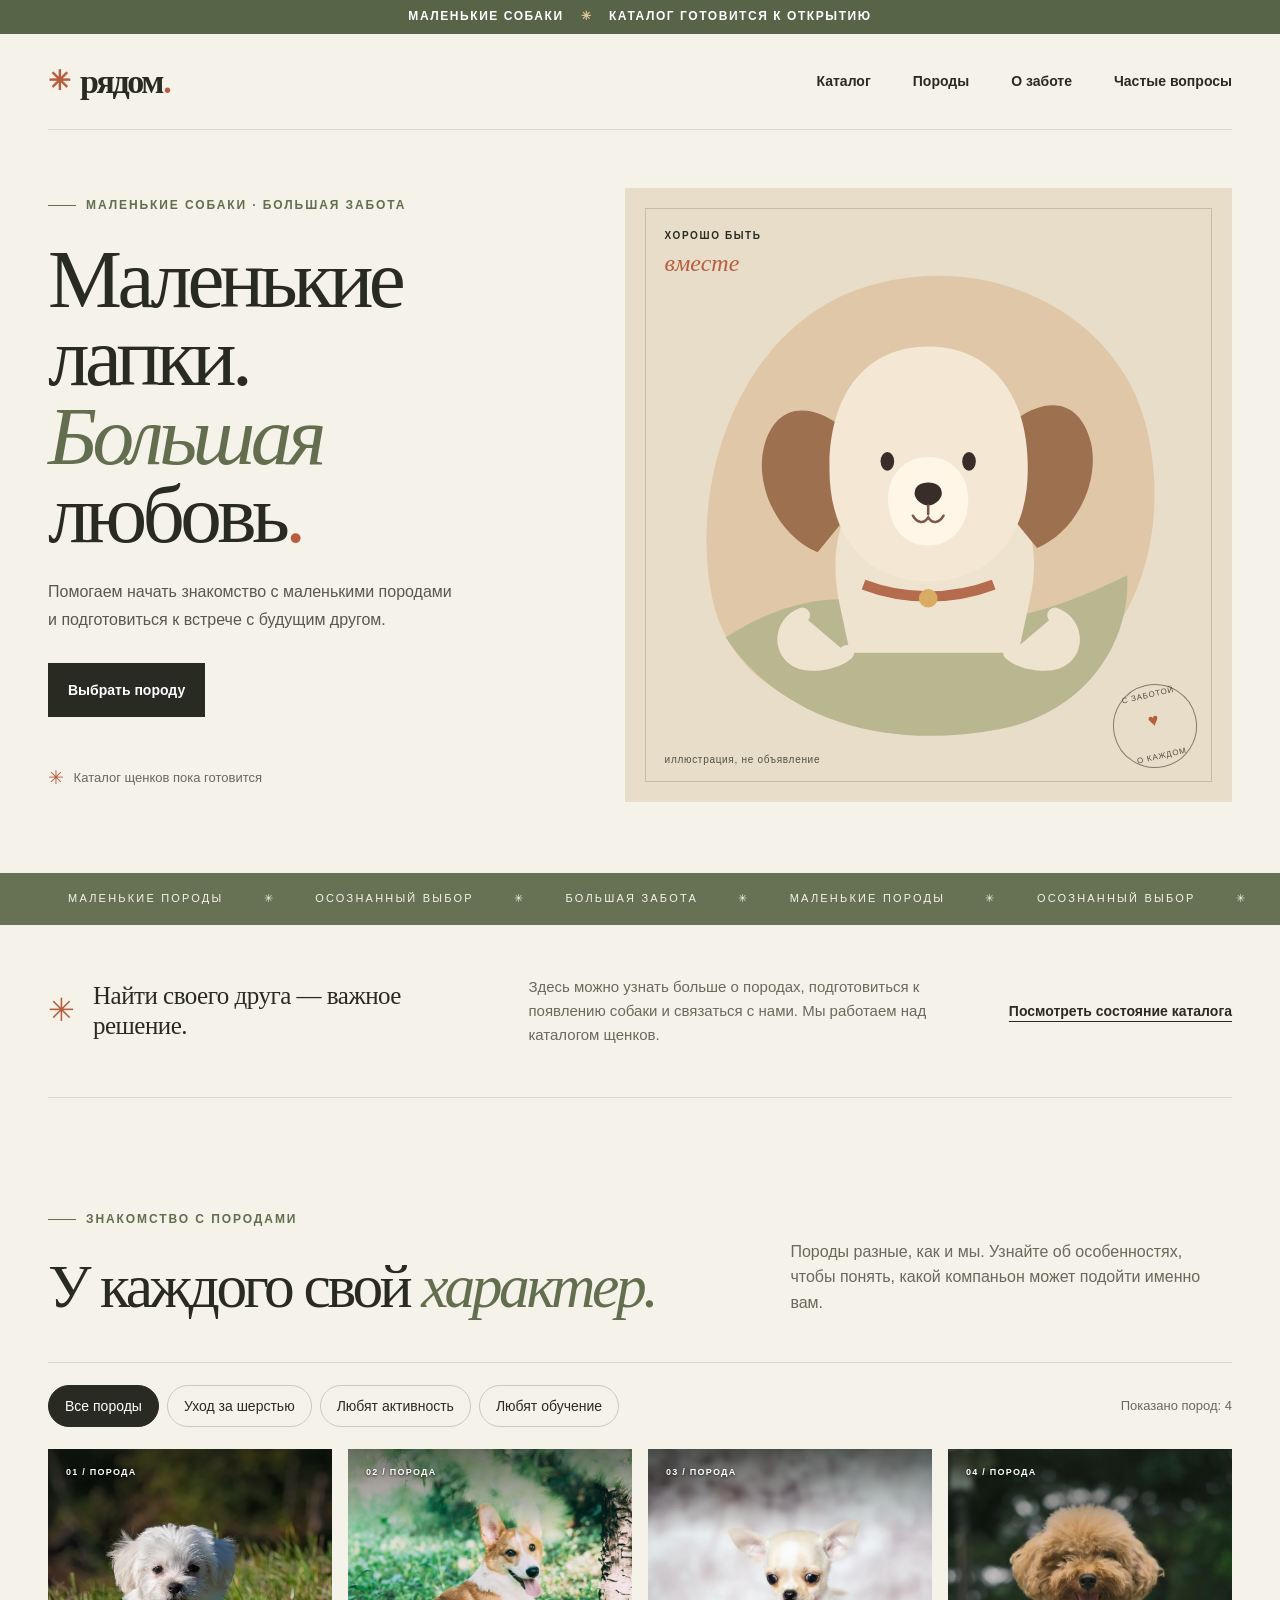
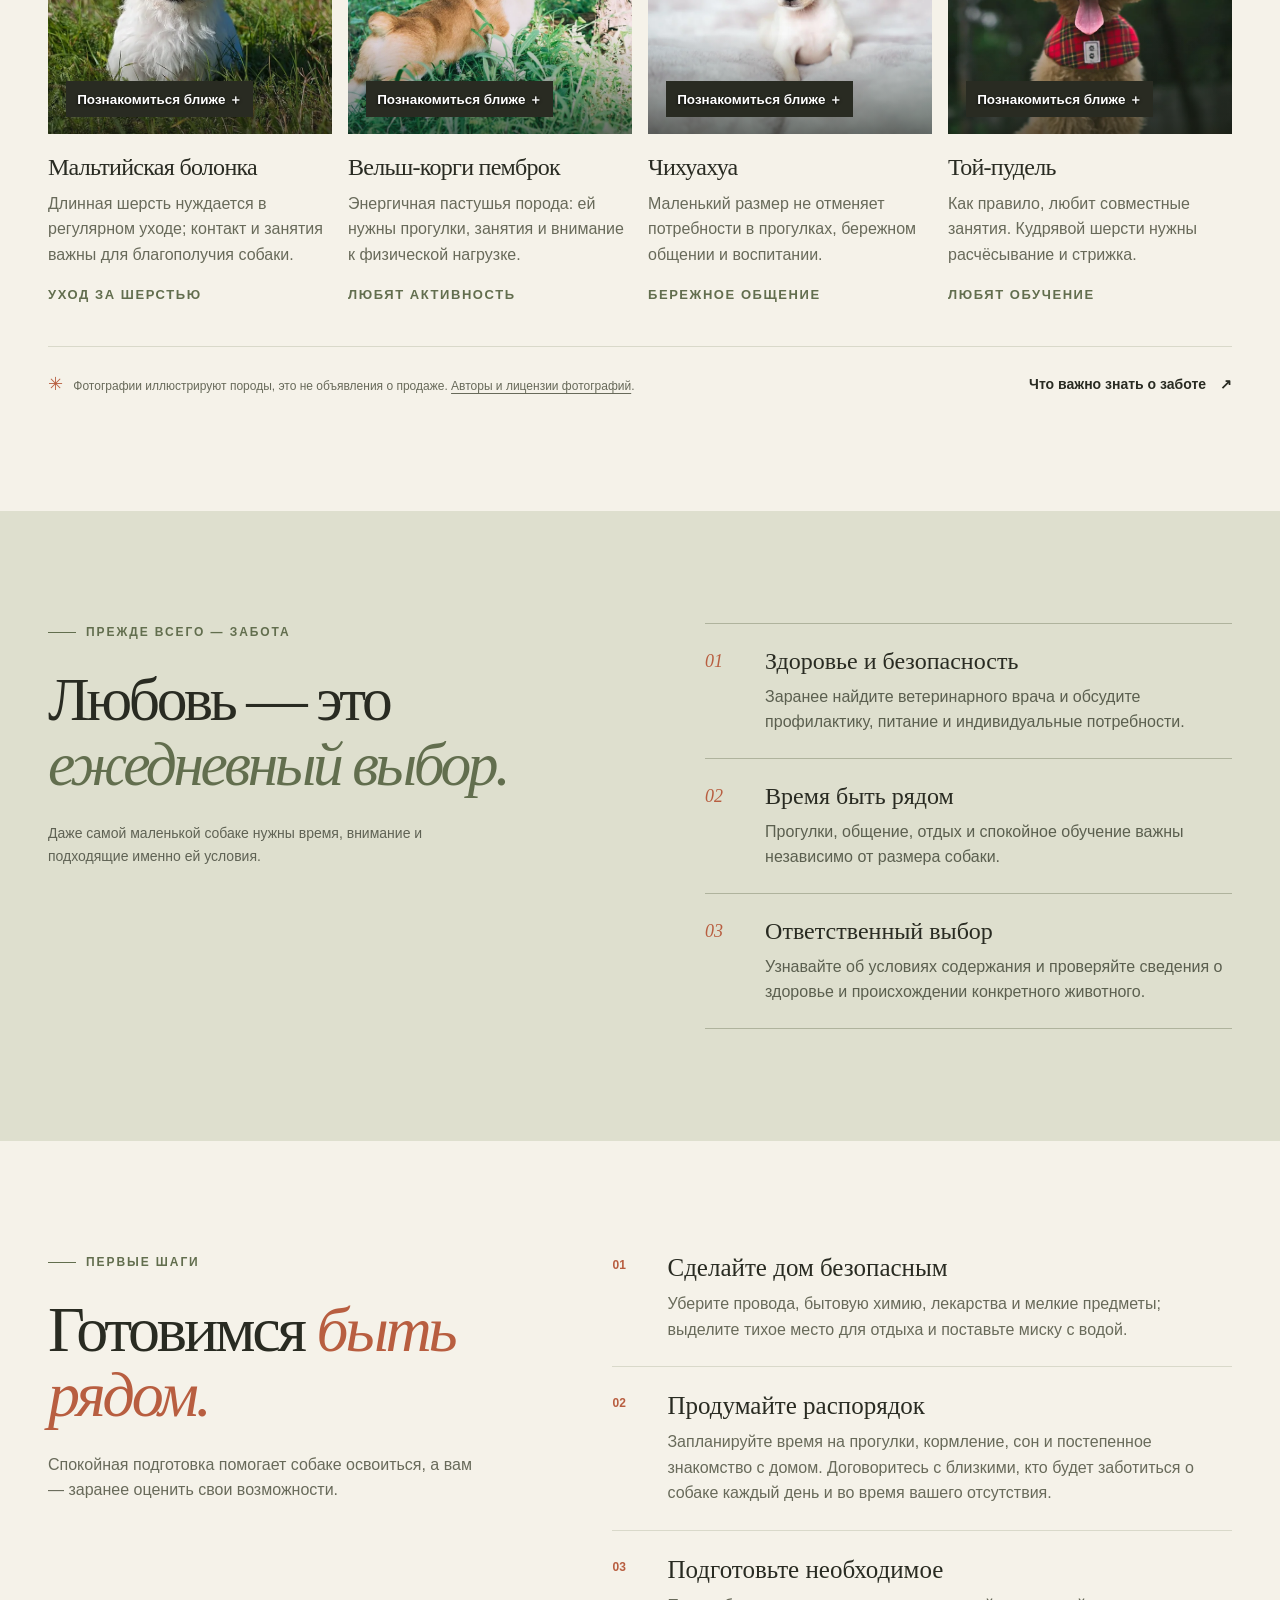
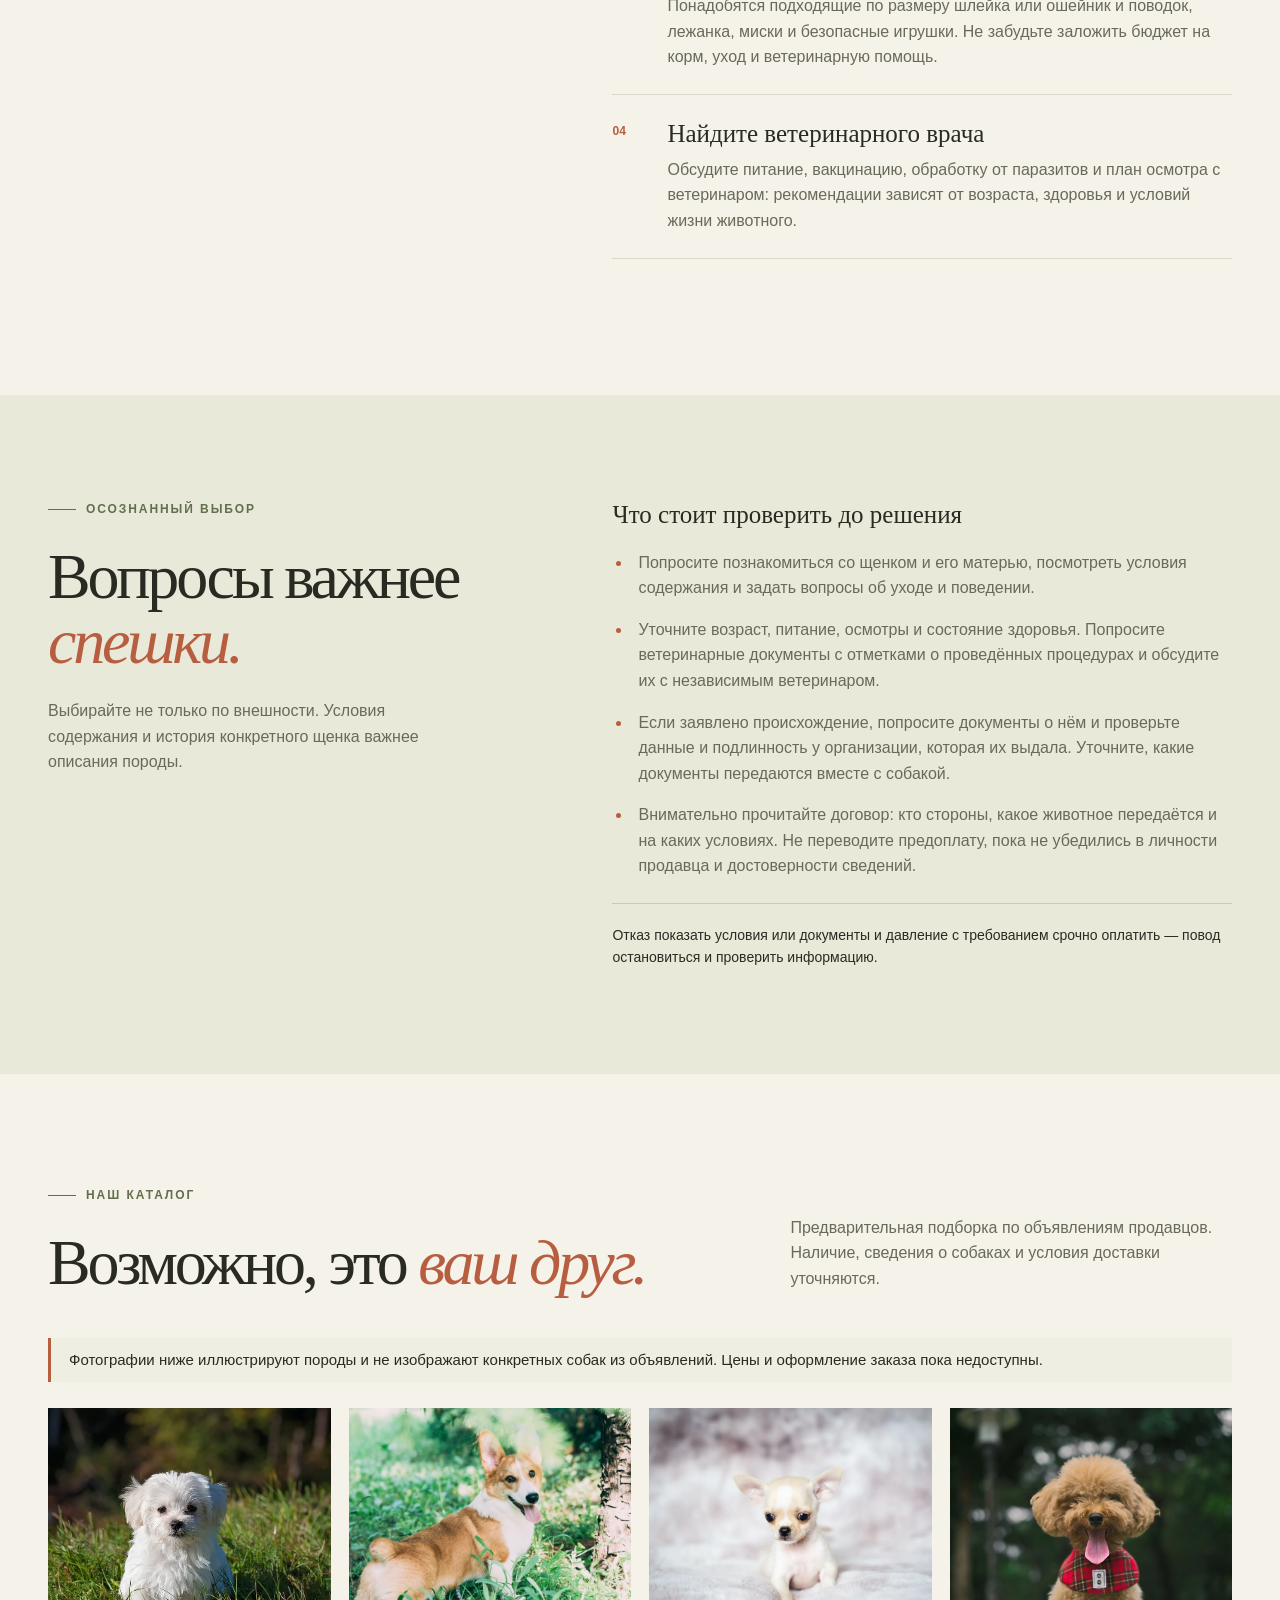
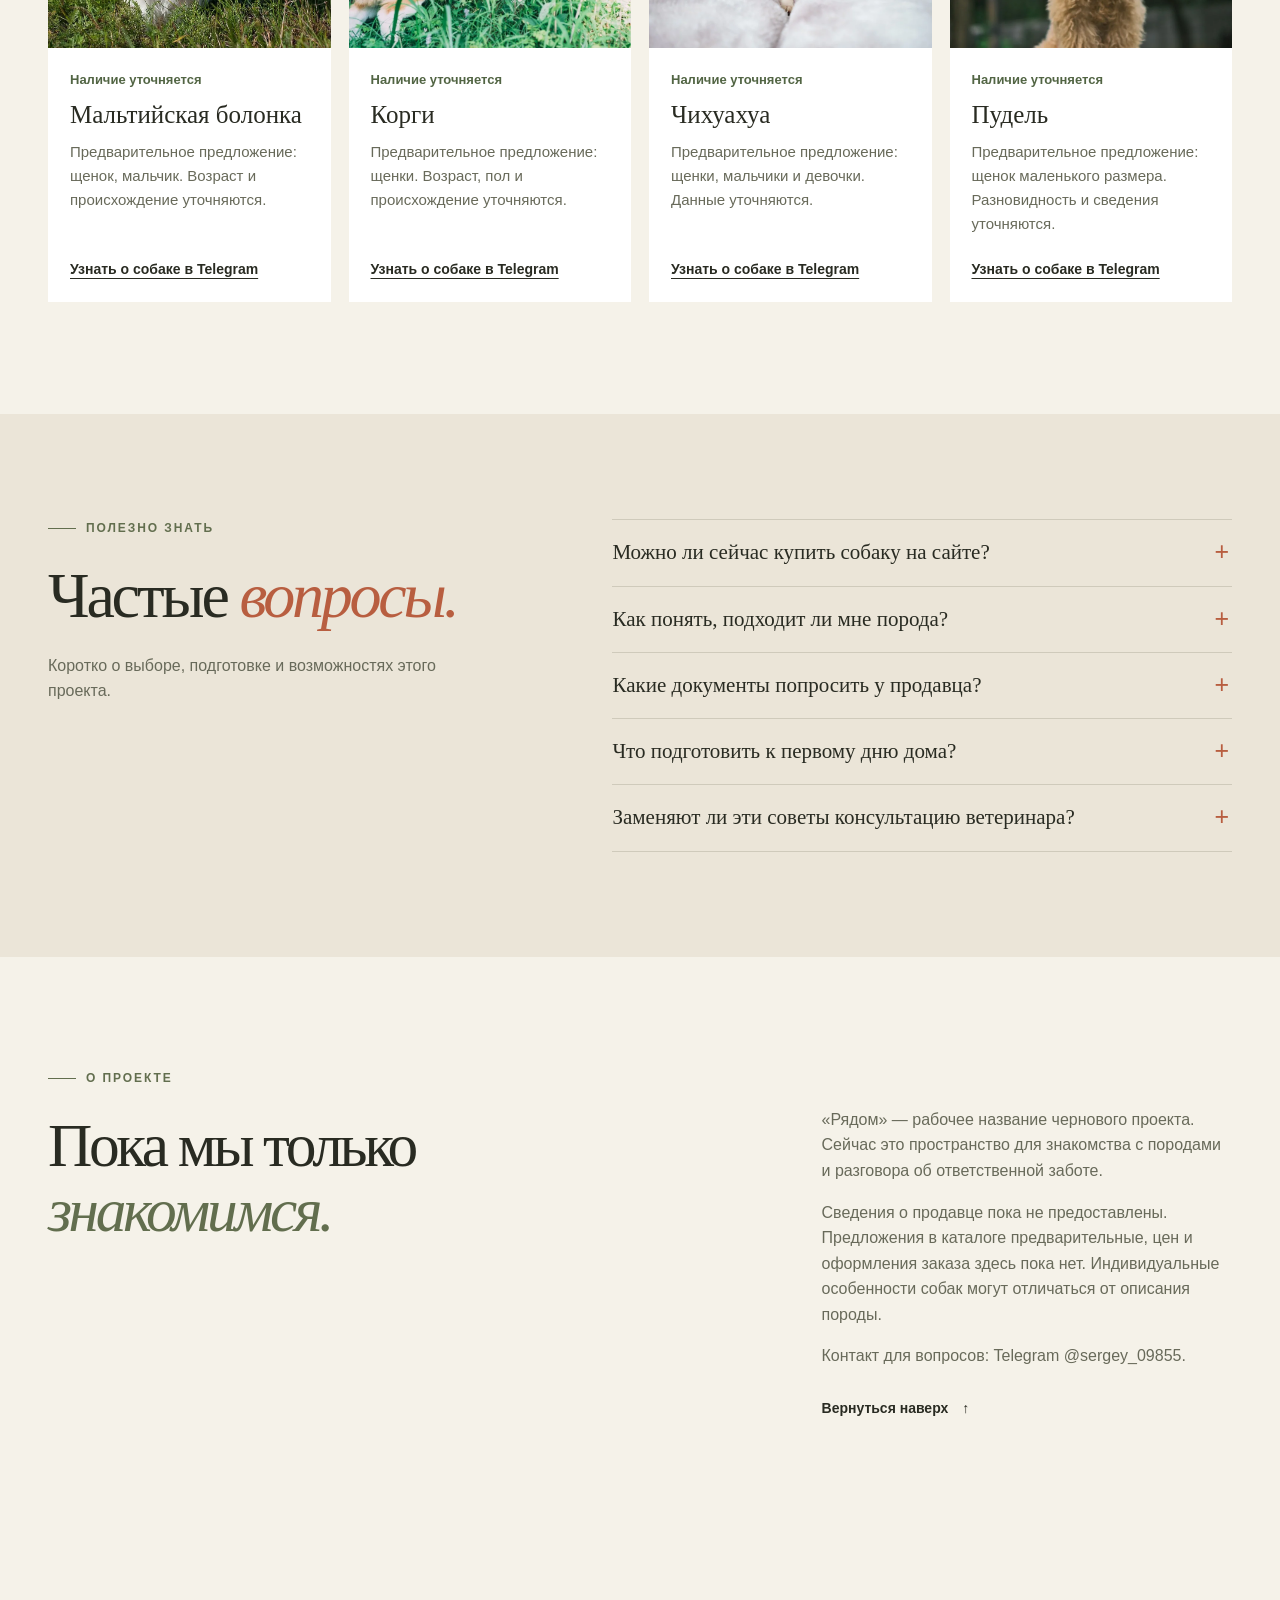
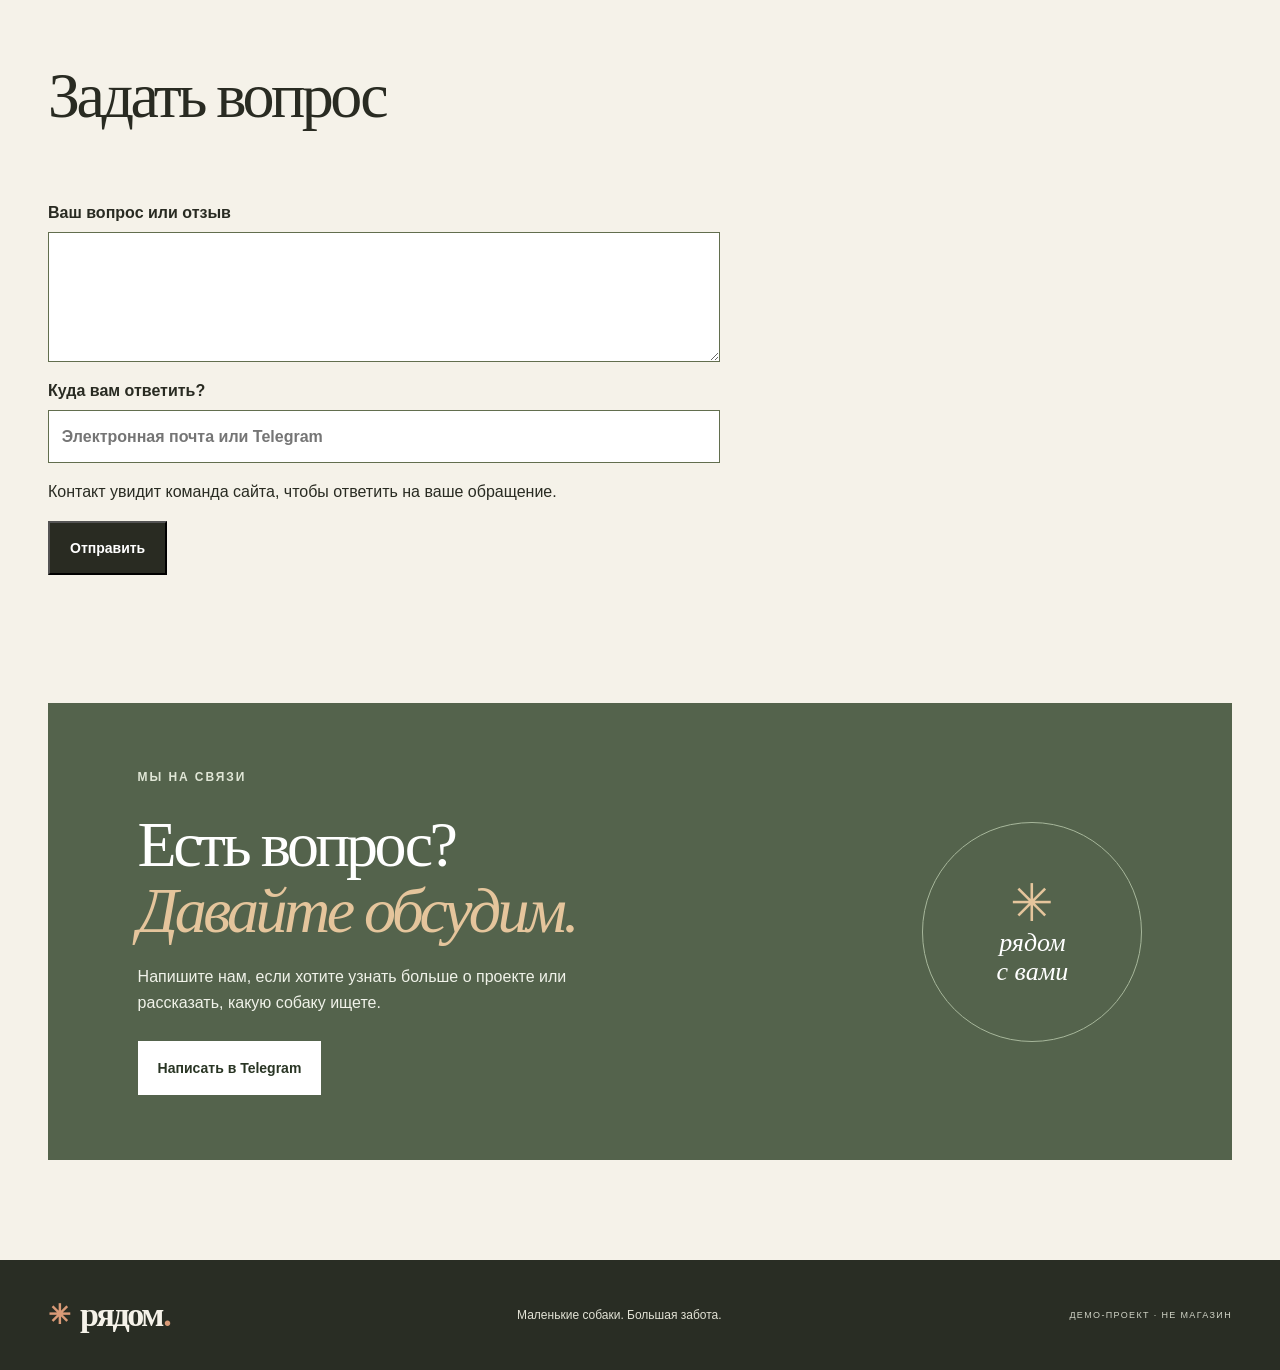
<file: index.html>
<!doctype html>
<html lang="ru">
<head>
  <meta charset="utf-8">
  <meta name="viewport" content="width=device-width, initial-scale=1">
  <meta name="description" content="Маленькие породы собак: знакомство с породами и основы заботы.">
  <title>Рядом — маленькие собаки, большая забота</title>
  <link rel="stylesheet" href="styles.css">
  <script src="app.js" defer></script>
</head>
<body>
  <a class="skip-link" href="#main">Перейти к содержанию</a>
  <div class="demo-bar">МАЛЕНЬКИЕ СОБАКИ <span aria-hidden="true">✳</span> КАТАЛОГ ГОТОВИТСЯ К ОТКРЫТИЮ</div>
  <header class="site-header wrap">
    <a class="brand" href="#top" aria-label="Рядом — на главную"><span class="brand-mark" aria-hidden="true">✳</span> рядом<span class="brand-dot">.</span></a>
    <button class="menu-toggle" type="button" aria-expanded="false" aria-controls="navigation">Меню <span aria-hidden="true">☰</span></button>
    <nav class="nav" id="navigation" aria-label="Основная навигация">
      <a href="#listings">Каталог</a><a href="#breeds">Породы</a><a href="#care">О заботе</a><a href="#faq">Частые вопросы</a>

    </nav>
  </header>
  <main id="main">
    <section class="intro wrap" id="top" aria-labelledby="intro-title">
      <div class="intro-copy">
        <p class="eyebrow"><span class="line"></span> МАЛЕНЬКИЕ СОБАКИ · БОЛЬШАЯ ЗАБОТА</p>
        <h1 id="intro-title">Маленькие<br>лапки.<br><em>Большая</em><br>любовь<span class="accent">.</span></h1>
        <p class="intro-text">Помогаем начать знакомство с маленькими породами и подготовиться к встрече с будущим другом.</p>
        <div class="intro-actions"><a class="button button-dark" href="#breeds">Выбрать породу</a></div>
        <p class="intro-note"><span aria-hidden="true">✳</span> Каталог щенков пока готовится</p>
      </div>
      <div class="intro-art" aria-hidden="true">
        <div class="art-label">ХОРОШО БЫТЬ <em>вместе</em></div>
        <svg viewBox="0 0 600 650" role="presentation" xmlns="http://www.w3.org/2000/svg">
          <path d="M46 446C18 309 79 129 223 82c145-47 297 28 332 158 39 148-26 307-177 340C221 615 73 576 46 446Z" fill="#dfc7a7"/>
          <path d="M62 493c88-56 150-50 215-33 80 22 143 16 257-40 4 84-53 163-151 181-137 26-258-14-321-108Z" fill="#b8b790"/>
          <path d="M195 450c-15-78 13-132 56-152l118 3c46 26 66 85 50 150l-13 60H208Z" fill="#eee3cf"/>
          <path d="M207 252c-48-41-88-31-100 17-11 43 14 103 63 124l53-65ZM390 247c49-43 89-32 101 16 11 43-14 104-63 125l-53-65Z" fill="#9d704f"/>
          <path d="M184 290c1-86 45-139 116-139s116 53 117 139c2 81-41 137-117 137S182 371 184 290Z" fill="#f4e8d5"/>
          <path d="M253 332c-1-30 20-51 47-51s48 21 47 51c-1 35-22 53-47 53s-46-18-47-53Z" fill="#fff6e8"/>
          <ellipse cx="252" cy="286" rx="8" ry="11" fill="#382d28"/><ellipse cx="348" cy="286" rx="8" ry="11" fill="#382d28"/>
          <path d="M284 324c0-9 7-13 16-13s16 4 16 13c0 7-9 14-16 14s-16-7-16-14Z" fill="#382d28"/>
          <path d="M300 338v10m-18 2c5 9 13 10 18 2 5 8 13 7 18-2" fill="none" stroke="#79574a" stroke-width="3" stroke-linecap="round"/>
          <path d="M224 431c47 18 103 19 153 0" fill="none" stroke="#b46b4e" stroke-width="12"/><circle cx="300" cy="447" r="11" fill="#d9ac64"/>
          <path d="M152 467c-22 9-27 35-11 49 14 13 49 7 63-5m245-44c22 9 27 35 11 49-14 13-49 7-63-5" fill="#eee3cf" stroke="#eee3cf" stroke-width="18" stroke-linecap="round"/>
        </svg>
        <span class="art-caption">иллюстрация, не объявление</span>
        <span class="art-stamp">С ЗАБОТОЙ<br><strong>♥</strong><br>О КАЖДОМ</span>
      </div>
    </section>
    <div class="ticker" aria-hidden="true"><span>МАЛЕНЬКИЕ ПОРОДЫ</span> ✳ <span>ОСОЗНАННЫЙ ВЫБОР</span> ✳ <span>БОЛЬШАЯ ЗАБОТА</span> ✳ <span>МАЛЕНЬКИЕ ПОРОДЫ</span> ✳ <span>ОСОЗНАННЫЙ ВЫБОР</span> ✳</div>
    <section class="welcome wrap" aria-label="О проекте">
      <div><span class="welcome-icon" aria-hidden="true">✳</span><h2>Найти своего друга — важное решение.</h2></div>
      <p>Здесь можно узнать больше о породах, подготовиться к появлению собаки и связаться с нами. Мы работаем над каталогом щенков.</p>
      <a href="#listings" class="welcome-link">Посмотреть состояние каталога</a>
    </section>
    <section class="catalog wrap section" id="breeds" aria-labelledby="breeds-title">
      <div class="section-top"><div><p class="eyebrow"><span class="line"></span> ЗНАКОМСТВО С ПОРОДАМИ</p><h2 id="breeds-title">У каждого свой <em>характер.</em></h2></div><p>Породы разные, как и мы. Узнайте об особенностях, чтобы понять, какой компаньон может подойти именно вам.</p></div>
      <div class="catalog-tools"><div class="filters" role="group" aria-label="Фильтр пород по особенностям"><button class="filter active" type="button" data-filter="all" aria-pressed="true">Все породы</button><button class="filter" type="button" data-filter="уход" aria-pressed="false">Уход за шерстью</button><button class="filter" type="button" data-filter="прогулки" aria-pressed="false">Любят активность</button><button class="filter" type="button" data-filter="обучение" aria-pressed="false">Любят обучение</button></div><p class="result-count" id="result-count" aria-live="polite"></p></div>
      <div class="breed-grid" id="breed-grid">
        <article class="breed-card" data-traits="уход,обучение"><details class="breed-profile"><summary aria-label="Подробнее о породе — Мальтийская болонка" class="breed-image maltese"><img src="assets/breeds/maltese.webp" alt="Белая мальтийская болонка сидит в траве" loading="lazy" decoding="async"><span class="card-number">01 / ПОРОДА</span><span class="image-note"><span class="when-closed">Познакомиться ближе ＋</span><span class="when-open">Свернуть описание −</span></span></summary>
          <dl class="breed-facts">
            <dt>Характер</dt><dd>Любит компанию. Если вы часто уходите из дома, узнайте, как конкретная собака переносит одиночество.</dd>
            <dt>Прогулки и игры</dt><dd>На прогулке дайте ей время обнюхать знакомый маршрут. Дома можно поиграть в поиск спрятанной игрушки.</dd>
            <dt>Уход за шерстью</dt><dd>Длинную шерсть расчёсывают ежедневно, особенно за ушами и на лапах. Короткая стрижка упрощает уход.</dd>
          </dl>
        </details><div class="breed-body"><div><h3>Мальтийская болонка</h3><p>Длинная шерсть нуждается в регулярном уходе; контакт и занятия важны для благополучия собаки.</p></div><span class="tag">УХОД ЗА ШЕРСТЬЮ</span></div></article>
        <article class="breed-card" data-traits="прогулки,обучение"><details class="breed-profile"><summary aria-label="Подробнее о породе — Вельш-корги пемброк" class="breed-image corgi"><img src="assets/breeds/corgi.webp" alt="Вельш-корги пемброк на прогулке" loading="lazy" decoding="async"><span class="card-number">02 / ПОРОДА</span><span class="image-note"><span class="when-closed">Познакомиться ближе ＋</span><span class="when-open">Свернуть описание −</span></span></summary>
          <dl class="breed-facts">
            <dt>Характер</dt><dd>Это пастушья собака. На игре корги может пытаться направлять движущихся людей или животных. Такую энергию удобно переключать на работу с игрушкой.</dd>
            <dt>Прогулки и игры</dt><dd>Чередуйте прогулки с поиском предметов и короткими занятиями. Корги интересно решать задачи вместе с человеком.</dd>
            <dt>Уход за шерстью</dt><dd>Густой подшёрсток линяет. Вычёсывайте его регулярно, а в период линьки уделяйте этому больше времени.</dd>
          </dl>
        </details><div class="breed-body"><div><h3>Вельш-корги пемброк</h3><p>Энергичная пастушья порода: ей нужны прогулки, занятия и внимание к физической нагрузке.</p></div><span class="tag">ЛЮБЯТ АКТИВНОСТЬ</span></div></article>
        <article class="breed-card" data-traits="прогулки"><details class="breed-profile"><summary aria-label="Подробнее о породе — Чихуахуа" class="breed-image chi"><img src="assets/breeds/chihuahua.webp" alt="Щенок чихуахуа на светлом фоне" loading="lazy" decoding="async"><span class="card-number">03 / ПОРОДА</span><span class="image-note"><span class="when-closed">Познакомиться ближе ＋</span><span class="when-open">Свернуть описание −</span></span></summary>
          <dl class="breed-facts">
            <dt>Характер</dt><dd>Может держаться настороженно с незнакомыми людьми. Дайте собаке самой подойти и познакомиться, особенно при встрече с детьми.</dd>
            <dt>Прогулки и игры</dt><dd>Предложите спокойный маршрут, где можно идти своим шагом и исследовать запахи. Для игр выбирайте партнёров подходящего размера.</dd>
            <dt>Уход за шерстью</dt><dd>У гладкошёрстной и длинношёрстной чихуахуа уход различается. У длинношёрстной проверяйте пряди за ушами и на хвосте.</dd>
          </dl>
        </details><div class="breed-body"><div><h3>Чихуахуа</h3><p>Маленький размер не отменяет потребности в прогулках, бережном общении и воспитании.</p></div><span class="tag">БЕРЕЖНОЕ ОБЩЕНИЕ</span></div></article>
        <article class="breed-card" data-traits="уход,обучение"><details class="breed-profile"><summary aria-label="Подробнее о породе — Той-пудель" class="breed-image poodle"><img src="assets/breeds/toy-poodle.webp" alt="Рыжий той-пудель в клетчатой косынке" loading="lazy" decoding="async"><span class="card-number">04 / ПОРОДА</span><span class="image-note"><span class="when-closed">Познакомиться ближе ＋</span><span class="when-open">Свернуть описание −</span></span></summary>
          <dl class="breed-facts">
            <dt>Характер</dt><dd>Обычно охотно учится и замечает жесты хозяина. Новую команду удобно разучивать за несколько коротких подходов в игре.</dd>
            <dt>Прогулки и игры</dt><dd>На прогулке чередуйте движение и простые задания. Например, попросите найти знакомую игрушку и принести её вам.</dd>
            <dt>Уход за шерстью</dt><dd>Кудрявую шерсть регулярно расчёсывают до основания и подстригают. До покупки стоит узнать у грумера, как ухаживать за выбранной стрижкой.</dd>
          </dl>
        </details><div class="breed-body"><div><h3>Той-пудель</h3><p>Как правило, любит совместные занятия. Кудрявой шерсти нужны расчёсывание и стрижка.</p></div><span class="tag">ЛЮБЯТ ОБУЧЕНИЕ</span></div></article>
      </div>
      <div class="catalog-foot"><p><span aria-hidden="true">✳</span> Фотографии иллюстрируют породы, это не объявления о продаже. <a href="docs/photo-credits.html">Авторы и лицензии фотографий</a>.</p><a class="text-link" href="#care">Что важно знать о заботе <span aria-hidden="true">↗</span></a></div>
      <noscript><p class="noscript">Для работы фильтров включите JavaScript. Все карточки доступны ниже.</p></noscript>
    </section>
    <section class="care" id="care" aria-labelledby="care-title"><div class="wrap care-layout"><div class="care-title"><p class="eyebrow"><span class="line"></span> ПРЕЖДЕ ВСЕГО — ЗАБОТА</p><h2 id="care-title">Любовь — это <em>ежедневный выбор.</em></h2><p>Даже самой маленькой собаке нужны время, внимание и подходящие именно ей условия.</p></div><div class="care-list"><div><span>01</span><div><h3>Здоровье и безопасность</h3><p>Заранее найдите ветеринарного врача и обсудите профилактику, питание и индивидуальные потребности.</p></div></div><div><span>02</span><div><h3>Время быть рядом</h3><p>Прогулки, общение, отдых и спокойное обучение важны независимо от размера собаки.</p></div></div><div><span>03</span><div><h3>Ответственный выбор</h3><p>Узнавайте об условиях содержания и проверяйте сведения о здоровье и происхождении конкретного животного.</p></div></div></div></div></section>
    <section class="guide wrap section" id="preparation" aria-labelledby="preparation-title">
      <div class="guide-heading"><p class="eyebrow"><span class="line"></span> ПЕРВЫЕ ШАГИ</p><h2 id="preparation-title">Готовимся <em>быть рядом.</em></h2><p>Спокойная подготовка помогает собаке освоиться, а вам — заранее оценить свои возможности.</p></div>
      <ol class="guide-list">
        <li><h3>Сделайте дом безопасным</h3><p>Уберите провода, бытовую химию, лекарства и мелкие предметы; выделите тихое место для отдыха и поставьте миску с водой.</p></li>
        <li><h3>Продумайте распорядок</h3><p>Запланируйте время на прогулки, кормление, сон и постепенное знакомство с домом. Договоритесь с близкими, кто будет заботиться о собаке каждый день и во время вашего отсутствия.</p></li>
        <li><h3>Подготовьте необходимое</h3><p>Понадобятся подходящие по размеру шлейка или ошейник и поводок, лежанка, миски и безопасные игрушки. Не забудьте заложить бюджет на корм, уход и ветеринарную помощь.</p></li>
        <li><h3>Найдите ветеринарного врача</h3><p>Обсудите питание, вакцинацию, обработку от паразитов и план осмотра с ветеринаром: рекомендации зависят от возраста, здоровья и условий жизни животного.</p></li>
      </ol>
    </section>
    <section class="choice" id="choice" aria-labelledby="choice-title"><div class="wrap choice-layout">
      <div><p class="eyebrow"><span class="line"></span> ОСОЗНАННЫЙ ВЫБОР</p><h2 id="choice-title">Вопросы важнее <em>спешки.</em></h2><p>Выбирайте не только по внешности. Условия содержания и история конкретного щенка важнее описания породы.</p></div>
      <div class="choice-content"><h3>Что стоит проверить до решения</h3><ul><li>Попросите познакомиться со щенком и его матерью, посмотреть условия содержания и задать вопросы об уходе и поведении.</li><li>Уточните возраст, питание, осмотры и состояние здоровья. Попросите ветеринарные документы с отметками о проведённых процедурах и обсудите их с независимым ветеринаром.</li><li>Если заявлено происхождение, попросите документы о нём и проверьте данные и подлинность у организации, которая их выдала. Уточните, какие документы передаются вместе с собакой.</li><li>Внимательно прочитайте договор: кто стороны, какое животное передаётся и на каких условиях. Не переводите предоплату, пока не убедились в личности продавца и достоверности сведений.</li></ul><p class="choice-note">Отказ показать условия или документы и давление с требованием срочно оплатить — повод остановиться и проверить информацию.</p></div>
    </div></section>
    <section class="listings wrap section" id="listings" aria-labelledby="listings-title">
      <div class="section-top"><div><p class="eyebrow"><span class="line"></span> НАШ КАТАЛОГ</p><h2 id="listings-title">Возможно, это <em>ваш друг.</em></h2></div><p>Предварительная подборка по объявлениям продавцов. Наличие, сведения о собаках и условия доставки уточняются.</p></div>
      <p class="listing-notice">Фотографии ниже иллюстрируют породы и не изображают конкретных собак из объявлений. Цены и оформление заказа пока недоступны.</p>
      <div class="listing-grid">
        <article class="listing-card"><img src="assets/breeds/maltese.webp" alt="Иллюстрация породы: мальтийская болонка" loading="lazy"><div class="listing-body"><span class="listing-status">Наличие уточняется</span><h3>Мальтийская болонка</h3><p>Предварительное предложение: щенок, мальчик. Возраст и происхождение уточняются.</p><a href="https://t.me/sergey_09855?text=%D0%97%D0%B4%D1%80%D0%B0%D0%B2%D1%81%D1%82%D0%B2%D1%83%D0%B9%D1%82%D0%B5%21%20%D0%98%D0%BD%D1%82%D0%B5%D1%80%D0%B5%D1%81%D1%83%D0%B5%D1%82%20%D0%BC%D0%B0%D0%BB%D1%8C%D1%82%D0%B8%D0%B9%D1%81%D0%BA%D0%B0%D1%8F%20%D0%B1%D0%BE%D0%BB%D0%BE%D0%BD%D0%BA%D0%B0">Узнать о собаке в Telegram</a></div></article>
        <article class="listing-card"><img src="assets/breeds/corgi.webp" alt="Иллюстрация породы: корги" loading="lazy"><div class="listing-body"><span class="listing-status">Наличие уточняется</span><h3>Корги</h3><p>Предварительное предложение: щенки. Возраст, пол и происхождение уточняются.</p><a href="https://t.me/sergey_09855?text=%D0%97%D0%B4%D1%80%D0%B0%D0%B2%D1%81%D1%82%D0%B2%D1%83%D0%B9%D1%82%D0%B5%21%20%D0%98%D0%BD%D1%82%D0%B5%D1%80%D0%B5%D1%81%D1%83%D0%B5%D1%82%20%D0%BA%D0%BE%D1%80%D0%B3%D0%B8">Узнать о собаке в Telegram</a></div></article>
        <article class="listing-card"><img src="assets/breeds/chihuahua.webp" alt="Иллюстрация породы: чихуахуа" loading="lazy"><div class="listing-body"><span class="listing-status">Наличие уточняется</span><h3>Чихуахуа</h3><p>Предварительное предложение: щенки, мальчики и девочки. Данные уточняются.</p><a href="https://t.me/sergey_09855?text=%D0%97%D0%B4%D1%80%D0%B0%D0%B2%D1%81%D1%82%D0%B2%D1%83%D0%B9%D1%82%D0%B5%21%20%D0%98%D0%BD%D1%82%D0%B5%D1%80%D0%B5%D1%81%D1%83%D0%B5%D1%82%20%D1%87%D0%B8%D1%85%D1%83%D0%B0%D1%85%D1%83%D0%B0">Узнать о собаке в Telegram</a></div></article>
        <article class="listing-card"><img src="assets/breeds/toy-poodle.webp" alt="Иллюстрация породы: пудель" loading="lazy"><div class="listing-body"><span class="listing-status">Наличие уточняется</span><h3>Пудель</h3><p>Предварительное предложение: щенок маленького размера. Разновидность и сведения уточняются.</p><a href="https://t.me/sergey_09855?text=%D0%97%D0%B4%D1%80%D0%B0%D0%B2%D1%81%D1%82%D0%B2%D1%83%D0%B9%D1%82%D0%B5%21%20%D0%98%D0%BD%D1%82%D0%B5%D1%80%D0%B5%D1%81%D1%83%D0%B5%D1%82%20%D0%BF%D1%83%D0%B4%D0%B5%D0%BB%D1%8C">Узнать о собаке в Telegram</a></div></article>
      </div>
    </section>
    <section class="faq" id="faq" aria-labelledby="faq-title"><div class="wrap faq-layout"><div><p class="eyebrow"><span class="line"></span> ПОЛЕЗНО ЗНАТЬ</p><h2 id="faq-title">Частые <em>вопросы.</em></h2><p>Коротко о выборе, подготовке и возможностях этого проекта.</p></div><div class="faq-list">
      <details><summary>Можно ли сейчас купить собаку на сайте?</summary><p>Пока нет. Предложения в каталоге предварительные, их наличие и условия уточняются. Цен и оформления заказа пока нет. По вопросам можно написать в Telegram <a href="https://t.me/sergey_09855">@sergey_09855</a>.</p></details>
      <details><summary>Как понять, подходит ли мне порода?</summary><p>Оцените свой образ жизни, время на прогулки и уход, бюджет и условия дома. Характер и потребности каждой собаки индивидуальны; пообщайтесь с животным до принятия решения.</p></details>
      <details><summary>Какие документы попросить у продавца?</summary><p>Попросите ветеринарные документы с отметками о процедурах, а при заявленном происхождении — подтверждающие его документы. Изучите договор и проверьте сведения у выдавшей организации и ветеринара.</p></details>
      <details><summary>Что подготовить к первому дню дома?</summary><p>Уберите опасные предметы, устройте тихое место для сна, подготовьте воду и подходящие принадлежности. Обсудите питание и дальнейший уход с ветеринарным врачом.</p></details>
      <details><summary>Заменяют ли эти советы консультацию ветеринара?</summary><p>Нет. Это общая информация. Вопросы о здоровье, питании и профилактике конкретной собаки обсудите с ветеринарным врачом.</p></details>
    </div></div></section>
    <section class="about wrap section" id="about"><div><p class="eyebrow"><span class="line"></span> О ПРОЕКТЕ</p><h2>Пока мы только <em>знакомимся.</em></h2></div><div><p>«Рядом» — рабочее название чернового проекта. Сейчас это пространство для знакомства с породами и разговора об ответственной заботе.</p><p>Сведения о продавце пока не предоставлены. Предложения в каталоге предварительные, цен и оформления заказа здесь пока нет. Индивидуальные особенности собак могут отличаться от описания породы.</p><p>Контакт для вопросов: <a href="https://t.me/sergey_09855">Telegram @sergey_09855</a>.</p><a class="text-link" href="#top">Вернуться наверх <span aria-hidden="true">↑</span></a></div></section>
    <section id="question" class="wrap section" aria-labelledby="question-title">
      <h2 id="question-title">Задать вопрос</h2>
      <form id="feedback-form" class="feedback" action="/api/questions" method="post">
        <label>Ваш вопрос или отзыв<textarea name="message" rows="4" maxlength="3000" required></textarea></label>
        <label>Куда вам ответить?<input name="contact" placeholder="Электронная почта или Telegram" maxlength="200" required></label>
        <p>Контакт увидит команда сайта, чтобы ответить на ваше обращение.</p>
        <button class="button button-dark" type="submit">Отправить</button>
        <p role="status" id="feedback-status"></p>
      </form>
    </section>
    <section class="contact-panel wrap" aria-labelledby="contact-title"><div><p class="eyebrow">МЫ НА СВЯЗИ</p><h2 id="contact-title">Есть вопрос?<br><em>Давайте обсудим.</em></h2><p>Напишите нам, если хотите узнать больше о проекте или рассказать, какую собаку ищете.</p><a class="button contact-button" href="https://t.me/sergey_09855">Написать в Telegram</a></div><div class="contact-decoration" aria-hidden="true">✳<span>рядом<br>с вами</span></div></section>
  </main>
  <footer class="footer"><div class="wrap footer-inner"><a class="brand" href="#top"><span class="brand-mark" aria-hidden="true">✳</span> рядом<span class="brand-dot">.</span></a><p>Маленькие собаки. Большая забота.</p><span>ДЕМО-ПРОЕКТ · НЕ МАГАЗИН</span></div></footer>
</body>
</html>
</file>
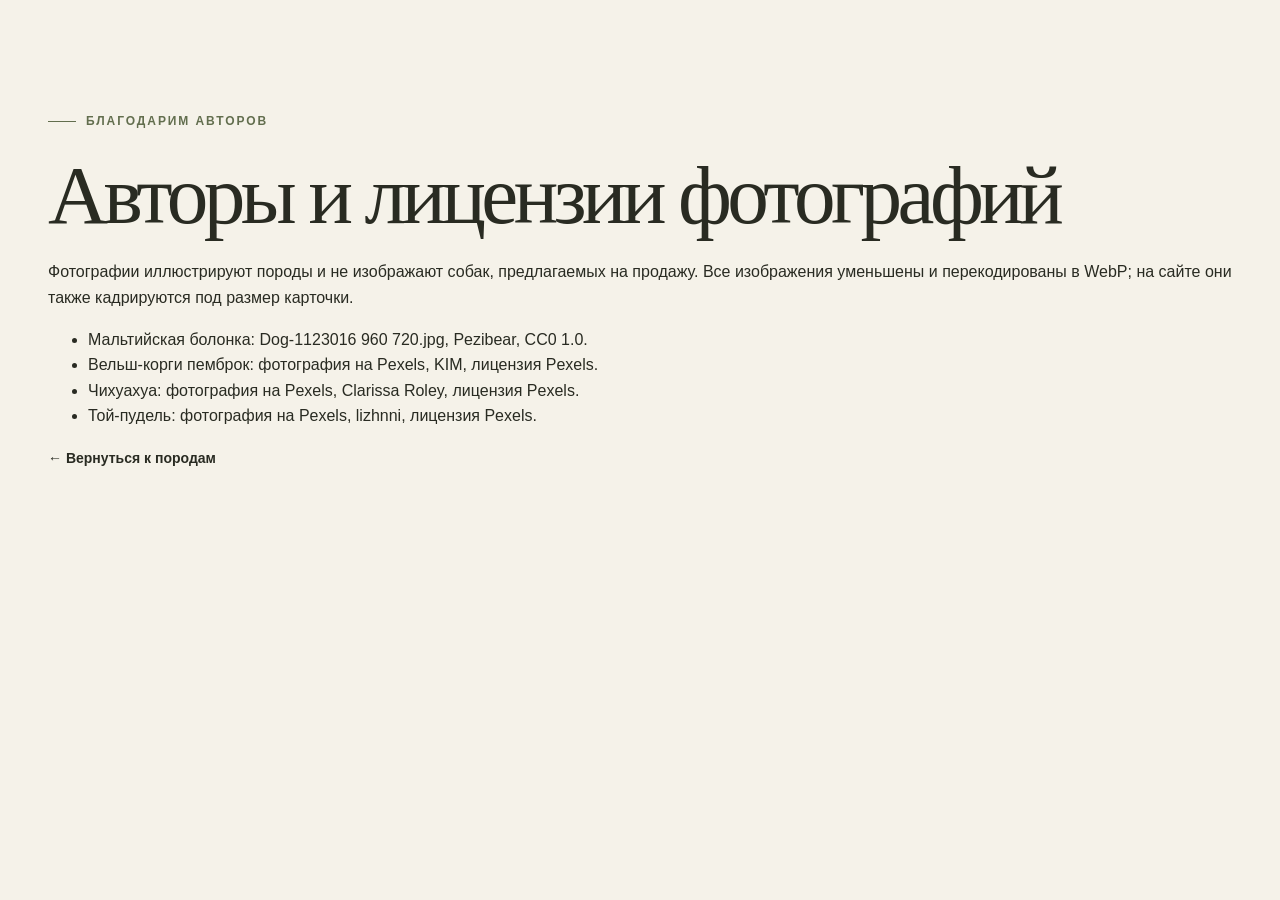
<file: docs/photo-credits.html>
<!doctype html>
<html lang="ru">
<head>
  <meta charset="utf-8">
  <meta name="viewport" content="width=device-width, initial-scale=1">
  <title>Авторы фотографий — Рядом</title>
  <link rel="stylesheet" href="../styles.css">
</head>
<body>
  <main class="wrap section">
    <p class="eyebrow"><span class="line"></span> БЛАГОДАРИМ АВТОРОВ</p>
    <h1>Авторы и лицензии фотографий</h1>
    <p>Фотографии иллюстрируют породы и не изображают собак, предлагаемых на продажу. Все изображения уменьшены и перекодированы в WebP; на сайте они также кадрируются под размер карточки.</p>
    <ul>
      <li>Мальтийская болонка: <a href="https://commons.wikimedia.org/wiki/File:Dog-1123016_960_720.jpg">Dog-1123016 960 720.jpg</a>, Pezibear, <a href="https://creativecommons.org/publicdomain/zero/1.0/">CC0 1.0</a>.</li>
      <li>Вельш-корги пемброк: <a href="https://www.pexels.com/photo/photo-of-a-corgi-dog-standing-in-grass-18343914/">фотография на Pexels</a>, KIM, <a href="https://www.pexels.com/license/">лицензия Pexels</a>.</li>
      <li>Чихуахуа: <a href="https://www.pexels.com/photo/adorable-cream-chihuahua-puppy-on-soft-blanket-33535900/">фотография на Pexels</a>, Clarissa Roley, <a href="https://www.pexels.com/license/">лицензия Pexels</a>.</li>
      <li>Той-пудель: <a href="https://www.pexels.com/photo/an-adorable-toy-poodle-11186548/">фотография на Pexels</a>, lizhnni, <a href="https://www.pexels.com/license/">лицензия Pexels</a>.</li>
    </ul>
    <p><a class="text-link" href="../index.html#breeds">← Вернуться к породам</a></p>
  </main>
</body>
</html>
</file>
<file: styles.css>
@charset "UTF-8";
:root{--ink:#292b22;--cream:#f5f2e9;--muted:#686a5a;--olive:#626e4e;--orange:#b85e40;--line:#d9d9ca;--serif:Georgia,'Times New Roman',serif;--sans:'Trebuchet MS',Arial,sans-serif}*{box-sizing:border-box}html{scroll-behavior:smooth}body{margin:0;background:var(--cream);color:var(--ink);font-family:var(--sans);font-size:16px;line-height:1.6}a{color:inherit;text-decoration:none}button{font:inherit}button,a{-webkit-tap-highlight-color:transparent}button:focus-visible,a:focus-visible{outline:3px solid #b85e40;outline-offset:4px}.wrap{width:min(100% - 96px,1370px);margin-inline:auto}.skip-link{position:absolute;z-index:10;left:12px;top:-100px;padding:10px 16px;background:#fff}.skip-link:focus{top:12px}.demo-bar{min-height:34px;background:#586447;color:#fff;text-align:center;padding:7px 18px;font-size:10px;letter-spacing:.13em;font-weight:bold;line-height:1.5}.demo-bar span{margin:0 12px;color:#e3c59c}.site-header{height:96px;display:flex;align-items:center;justify-content:space-between;border-bottom:1px solid var(--line)}.brand{display:inline-flex;align-items:center;gap:9px;font-family:var(--serif);font-weight:bold;font-size:34px;line-height:1;letter-spacing:-.07em}.brand-mark{font-family:var(--sans);color:var(--orange);font-size:27px;letter-spacing:0}.brand-dot{color:var(--orange);margin-left:-8px}.nav{display:flex;align-items:center;gap:42px;font-size:13px;font-weight:bold}.nav>a:not(.nav-cta):hover,.text-link:hover{text-decoration:underline;text-underline-offset:5px}.nav-cta{border:1px solid var(--ink);padding:12px 18px;border-radius:2px}.nav-cta span,.button span{padding-left:22px}.nav-cta:hover{background:var(--ink);color:white}.menu-toggle{display:none}.intro{display:grid;grid-template-columns:.92fr 1.08fr;min-height:670px;align-items:center;gap:5%;padding-top:54px;padding-bottom:68px}.intro-copy{padding:12px 0}.eyebrow{display:flex;gap:10px;align-items:center;font-size:10px;letter-spacing:.16em;font-weight:bold;color:var(--olive);margin:0 0 25px}.line{width:28px;height:1px;background:currentColor;display:inline-block;flex:none}h1,h2,h3,p{margin-top:0}h1,h2{font-family:var(--serif);font-weight:400;letter-spacing:-.055em}h1{font-size:clamp(58px,6.5vw,99px);line-height:.94;margin:0 0 25px}h1 em,h2 em{font-weight:400;color:var(--olive)}.accent{color:var(--orange)}.intro-text{max-width:405px;color:#56594c;font-size:16px;line-height:1.75;margin-bottom:29px}.intro-actions{display:flex;align-items:center;gap:30px;flex-wrap:wrap}.button{display:inline-flex;align-items:center;justify-content:space-between;min-height:54px;padding:14px 20px;font-size:12px;font-weight:bold}.button-dark{background:var(--ink);color:white}.button-dark:hover{background:var(--olive)}.text-link{font-size:12px;font-weight:bold}.text-link span{margin-left:10px}.intro-note{margin:46px 0 0;font-size:11px;color:#686a5a}.intro-note span{font-size:19px;color:var(--orange);vertical-align:middle;margin-right:6px}.intro-art{height:min(640px,48vw);min-height:480px;background:#e8ddc8;position:relative;overflow:hidden;display:flex;align-items:center;justify-content:center}.intro-art:before{content:'';position:absolute;inset:20px;border:1px solid rgba(75,76,58,.22);pointer-events:none}.intro-art svg{height:90%;max-width:95%}.art-label{position:absolute;top:40px;left:40px;font-size:10px;font-weight:bold;letter-spacing:.16em}.art-label em{display:block;font-family:var(--serif);font-size:24px;font-weight:normal;letter-spacing:0;color:var(--orange)}.art-caption{position:absolute;bottom:34px;left:40px;font-size:10px;letter-spacing:.07em;color:#4f5143}.art-stamp{position:absolute;right:35px;bottom:34px;display:grid;place-items:center;width:84px;height:84px;border:1px solid #857c67;border-radius:50%;text-align:center;font-size:8px;letter-spacing:.1em;line-height:1.2;transform:rotate(-13deg);color:#514d3f}.art-stamp strong{font-size:18px;color:var(--orange)}.ticker{overflow:hidden;white-space:nowrap;background:#677254;color:#f6f3e9;padding:17px 0;text-align:center;letter-spacing:.2em;font-size:11px}.ticker span{padding:0 35px}.section{padding-top:112px;padding-bottom:112px}.section-top{display:grid;grid-template-columns:1.2fr .8fr;gap:80px;align-items:end;margin-bottom:43px}.section-top h2,.care h2,.about h2{font-size:clamp(42px,4.8vw,69px);line-height:1.06;margin:0;max-width:700px}.section-top>p{max-width:440px;color:var(--muted);font-size:14px;margin:0 0 4px}.catalog-tools{border-top:1px solid var(--line);padding:22px 0;display:flex;align-items:center;justify-content:space-between;gap:20px}.filters{display:flex;flex-wrap:wrap;gap:8px}.filter{cursor:pointer;min-height:42px;border:1px solid #c9ccba;background:transparent;border-radius:30px;padding:8px 16px;font-size:11px;color:var(--ink)}.filter:hover{border-color:var(--ink)}.filter.active{background:var(--ink);border-color:var(--ink);color:white}.result-count{font-size:11px;color:var(--muted);white-space:nowrap;margin:0}.breed-grid{display:grid;grid-template-columns:repeat(4,minmax(0,1fr));gap:16px}.breed-card[hidden]{display:none}.breed-image{height:285px;position:relative;display:flex;align-items:center;justify-content:center;overflow:hidden}.maltese{background:#e5d7c0}.corgi{background:#c8ccae}.chi{background:#dbc0aa}.poodle{background:#dfd6c4}.breed-image:before{content:'';position:absolute;width:190px;height:190px;border:1px solid rgba(47,48,38,.22);border-radius:50%}.breed-image:after{content:'✳';position:absolute;right:20px;bottom:35px;color:rgba(56,57,44,.45);font-size:28px}.card-number,.image-note{position:absolute;left:18px;font-size:9px;letter-spacing:.14em;font-weight:bold;color:#4a4e3c}.card-number{top:16px}.image-note{bottom:17px}.breed-letter{font:italic 155px/.9 var(--serif);color:rgba(74,75,57,.78);z-index:1}.breed-body{padding:20px 0 0;min-height:165px;display:flex;flex-direction:column;justify-content:space-between}.breed-body h3{font:400 24px/1.1 var(--serif);letter-spacing:-.03em;margin:0 0 10px}.breed-body p{font-size:12px;line-height:1.6;color:var(--muted);margin:0 0 18px}.tag{font-size:9px;letter-spacing:.12em;font-weight:bold;color:var(--olive)}.catalog-foot{display:flex;justify-content:space-between;gap:24px;border-top:1px solid var(--line);margin-top:40px;padding-top:23px;align-items:center}.catalog-foot p{font-size:12px;color:var(--muted);margin:0}.catalog-foot p span{font-size:18px;color:var(--orange);margin-right:7px}.noscript{font-size:12px;color:var(--muted)}.care{background:#dedfce;padding:112px 0}.care-layout{display:grid;grid-template-columns:1fr 1fr;gap:11%}.care-title>p:not(.eyebrow){color:#5f6254;max-width:380px;margin:25px 0 0;font-size:14px}.care-list>div{display:grid;grid-template-columns:45px 1fr;gap:15px;border-top:1px solid #afb39d;padding:23px 0}.care-list>div:last-child{border-bottom:1px solid #afb39d}.care-list>div>span{font-family:var(--serif);font-style:italic;color:var(--orange);font-size:18px}.care-list h3{font:400 24px/1.2 var(--serif);margin:0 0 8px}.care-list p{font-size:13px;color:#5b5f4f;margin:0;max-width:460px}.about{display:grid;grid-template-columns:1fr .65fr;gap:12%}.about>div:last-child{font-size:14px;color:var(--muted);padding-top:38px}.about>div:last-child .text-link{display:inline-block;color:var(--ink);margin-top:12px}.footer{background:#292d24;color:#f5f2e9;padding:38px 0}.footer-inner{display:flex;align-items:center;justify-content:space-between;gap:25px}.footer .brand-mark,.footer .brand-dot{color:#d99a77}.footer p{font-size:12px;margin:0;color:#e2e2d5}.footer-inner>span{font-size:9px;letter-spacing:.15em;color:#d1d4c7}
@media(max-width:1050px){.wrap{width:min(100% - 64px,1370px)}.nav{gap:22px}.intro{min-height:0}.intro-art{min-height:420px}.breed-grid{grid-template-columns:repeat(2,minmax(0,1fr));row-gap:35px}.breed-image{height:310px}.breed-body{min-height:130px}.section-top{gap:30px}}
@media(max-width:700px){.wrap{width:calc(100% - 40px)}.demo-bar{font-size:9px;letter-spacing:.06em}.demo-bar span{margin:0 5px}.site-header{height:72px;position:relative}.brand{font-size:30px}.menu-toggle{display:inline-flex;gap:12px;align-items:center;min-height:44px;border:0;background:none;font-size:12px;font-weight:bold;color:var(--ink);cursor:pointer}.menu-toggle span{font-size:20px}.nav{display:none;position:absolute;z-index:5;left:-20px;right:-20px;top:71px;background:var(--cream);padding:16px 20px 24px;box-shadow:0 12px 20px #292b2214;align-items:stretch;gap:0}.nav.is-open{display:flex;flex-direction:column}.nav>a{padding:13px 0;border-bottom:1px solid var(--line)}.nav .nav-cta{margin-top:14px;padding:12px 15px;border:1px solid var(--ink)}.intro{display:flex;flex-direction:column;align-items:stretch;gap:30px;padding-top:53px;padding-bottom:45px}.intro-copy{padding:0}.eyebrow{font-size:9px;margin-bottom:20px}.intro h1{font-size:clamp(62px,13vw,84px)}.intro-text{font-size:14px;max-width:360px}.intro-note{margin-top:28px}.intro-art{min-height:0;height:115vw;max-height:520px}.art-label{top:30px;left:30px}.art-caption{bottom:28px;left:30px}.art-stamp{right:28px;bottom:28px}.ticker{text-align:left;font-size:10px}.ticker span{padding:0 22px}.section{padding-top:76px;padding-bottom:76px}.section-top{display:block;margin-bottom:30px}.section-top>p{margin-top:20px}.section-top h2,.care h2,.about h2{font-size:clamp(43px,11vw,62px)}.catalog-tools{display:block}.result-count{margin-top:16px}.breed-grid{gap:30px 12px}.breed-image{height:clamp(180px,48vw,310px)}.breed-image:before{width:120px;height:120px}.breed-letter{font-size:110px}.card-number,.image-note{font-size:8px;left:12px}.image-note{bottom:13px}.breed-image:after{right:13px;font-size:22px}.breed-body h3{font-size:20px}.breed-body p{font-size:12px}.breed-body{min-height:180px}.catalog-foot{display:block}.catalog-foot .text-link{display:inline-block;margin-top:16px}.care{padding:76px 0}.care-layout,.about{display:block}.care-list{margin-top:40px}.about>div:last-child{padding-top:25px}.footer-inner{align-items:flex-start;flex-direction:column;gap:15px}}
@media(max-width:360px){.intro h1{font-size:clamp(48px,15vw,54px)}.breed-grid{grid-template-columns:1fr}.breed-image{height:250px}.breed-body{min-height:0}.tag{margin-top:4px}.intro-actions{gap:20px}}
@media(prefers-reduced-motion:reduce){html{scroll-behavior:auto}*,*:before,*:after{animation-duration:.01ms!important;transition-duration:.01ms!important}}

/* Breed photographs are local illustrations, not listings. */
.breed-image img{position:absolute;inset:0;width:100%;height:100%;object-fit:cover}
.breed-image.maltese img{object-position:50% 54%}
.breed-image.corgi img{object-position:50% 43%}
.breed-image.chi img{object-position:46% 50%}
.breed-image.poodle img{object-position:56% 50%}
.breed-image:before{display:none}
.breed-image:after{content:'';inset:0;width:auto;height:auto;border:0;border-radius:0;background:linear-gradient(to bottom,rgba(19,25,16,.58),transparent 30%,transparent 65%,rgba(19,25,16,.58));pointer-events:none}
.card-number,.image-note{z-index:1;color:#fff;text-shadow:0 1px 3px rgba(0,0,0,.8)}
.catalog-foot p a{text-decoration:underline;text-underline-offset:3px}

/* Guides and FAQ continue the site's editorial, warm-neutral style. */
.guide{display:grid;grid-template-columns:.85fr 1.15fr;gap:9%}
.guide h2,.choice h2,.listings h2,.faq h2{font-family:var(--serif);font-size:clamp(48px,5vw,74px);font-weight:normal;line-height:1.02;letter-spacing:-.05em;margin:0}
.guide h2 em,.choice h2 em,.listings h2 em,.faq h2 em{color:var(--orange);font-weight:normal}
.guide-heading>p:last-child,.choice-layout>div:first-child>p:last-child,.faq-layout>div:first-child>p:last-child{max-width:430px;color:var(--muted);margin:24px 0 0}
.guide-list{counter-reset:guide;list-style:none;margin:0;padding:0}
.guide-list li{counter-increment:guide;position:relative;padding:0 0 24px 55px;margin-bottom:24px;border-bottom:1px solid var(--line)}
.guide-list li:before{content:counter(guide,decimal-leading-zero);position:absolute;left:0;top:3px;color:var(--orange);font-size:12px;font-weight:bold}
.guide-list h3,.choice-content h3,.empty-listings h3{font-family:var(--serif);font-size:25px;line-height:1.2;font-weight:normal;margin:0 0 8px}
.guide-list p,.choice-content li,.empty-listings p,.faq-list p{color:var(--muted);font-size:14px;margin:0}
.choice{padding:105px 0;background:#e9e9da}
.choice-layout,.faq-layout{display:grid;grid-template-columns:.85fr 1.15fr;gap:9%}
.choice-content ul{margin:20px 0 24px;padding-left:20px}
.choice-content li{padding-left:6px;margin-bottom:16px}
.choice-content li::marker{color:var(--orange)}
.choice-note{border-top:1px solid #c7cbb8;padding-top:20px;font-size:14px;margin:0}
.empty-listings{display:flex;gap:25px;align-items:flex-start;border:1px solid var(--line);background:#eeeee3;padding:32px}
.empty-listings>span{color:var(--orange);font-size:27px;line-height:1}
.empty-listings p{max-width:600px;margin-bottom:18px}
.faq{padding:105px 0;background:#ebe5d8}
.faq-list details{border-top:1px solid #cfcabb}
.faq-list details:last-child{border-bottom:1px solid #cfcabb}
.faq-list summary{position:relative;list-style:none;cursor:pointer;min-height:64px;padding:19px 42px 19px 0;font-family:var(--serif);font-size:21px;line-height:1.3}
.faq-list summary::-webkit-details-marker{display:none}
.faq-list summary:after{content:'+';position:absolute;right:3px;top:15px;color:var(--orange);font-family:var(--sans);font-size:25px}
.faq-list details[open] summary:after{content:'−'}
.faq-list summary:focus-visible{outline:3px solid var(--orange);outline-offset:2px}
.faq-list details p{max-width:620px;padding:0 35px 22px 0}
@media(max-width:700px){.guide,.choice-layout,.faq-layout{grid-template-columns:1fr;gap:35px}.choice,.faq{padding:76px 0}.guide h2,.choice h2,.listings h2,.faq h2{font-size:clamp(43px,11vw,62px)}.guide-list li{padding-left:42px}.empty-listings{padding:24px 20px;gap:16px}.faq-list summary{font-size:19px}}

/* Customer-facing additions */
.button-outline{border:1px solid var(--ink);color:var(--ink)}
.button-outline:hover{background:var(--ink);color:white}
.welcome{display:grid;grid-template-columns:1fr 1fr auto;gap:45px;align-items:center;padding-top:50px;padding-bottom:50px;border-bottom:1px solid var(--line)}
.welcome>div{display:flex;gap:18px;align-items:center}.welcome-icon{font-size:32px;color:var(--orange)}
.welcome h2{font:400 25px/1.2 var(--serif);letter-spacing:-.02em;margin:0}.welcome p{color:var(--muted);margin:0;font-size:15px}.welcome-link{font-size:14px;font-weight:bold;text-decoration:underline;text-underline-offset:5px}
.contact-panel{background:#54634c;color:#fff;padding:65px 7%;display:flex;align-items:center;justify-content:space-between;gap:40px;margin-bottom:100px;overflow:hidden}
.contact-panel .eyebrow{color:#e0e6d6;font-size:12px}.contact-panel h2{font-size:clamp(42px,5vw,70px);line-height:1.03;margin-bottom:20px}.contact-panel h2 em{color:#e5c59c}.contact-panel p:not(.eyebrow){max-width:500px;color:#f0f2e9;font-size:16px}.contact-button{background:#fff;color:#293524;margin-top:10px}.contact-button:hover{background:#e5c59c}.contact-decoration{border:1px solid #a7b79b;border-radius:50%;width:220px;height:220px;flex:none;display:grid;place-content:center;text-align:center;color:#e5c59c;font-size:52px;line-height:1}.contact-decoration span{font:italic 26px/1.1 var(--serif);color:white}
.nav,.button,.text-link,.filter{font-size:14px}.eyebrow,.demo-bar{font-size:12px}.breed-body p,.section-top>p,.care-list p,.guide-list p,.choice-content li,.empty-listings p,.faq-list p,.about>div:last-child{font-size:16px}.tag,.result-count,.intro-note{font-size:13px}
@media(max-width:700px){.welcome{grid-template-columns:1fr;gap:18px;padding-top:36px;padding-bottom:36px}.contact-panel{padding:42px 25px;margin-bottom:70px}.contact-decoration{display:none}.demo-bar,.eyebrow{font-size:11px}.intro-text{font-size:16px}.intro-actions{gap:12px}.intro-actions .button{width:100%;justify-content:center}.empty-listings .text-link{display:block;margin-top:18px}.nav{font-size:15px}}
.listing-notice{border-left:3px solid var(--orange);padding:10px 18px;background:#eeeee3;color:var(--ink);font-size:15px;margin:0 0 26px}.listing-grid{display:grid;grid-template-columns:repeat(4,minmax(0,1fr));gap:18px}.listing-card{background:#fff;display:flex;flex-direction:column}.listing-card img{display:block;width:100%;height:240px;object-fit:cover}.listing-body{padding:22px;display:flex;flex-direction:column;flex:1}.listing-status{font-size:13px;color:#526544;font-weight:bold}.listing-body h3{font:400 25px/1.15 var(--serif);margin:10px 0}.listing-body p{font-size:15px;color:var(--muted);margin:0 0 22px}.listing-body a{margin-top:auto;font-size:14px;font-weight:bold;text-decoration:underline;text-underline-offset:4px}.listing-body a:hover{color:var(--orange)}
@media(max-width:1050px){.listing-grid{grid-template-columns:repeat(2,minmax(0,1fr))}}@media(max-width:520px){.listing-grid{grid-template-columns:1fr}.listing-card img{height:260px}}
.feedback{display:grid;gap:1rem;max-width:42rem}.feedback label{display:grid;gap:.4rem;font-weight:bold}.feedback textarea,.feedback input{font:inherit;width:100%;border:1px solid var(--olive);padding:.8rem;background:white;color:var(--ink)}.feedback button{justify-self:start;cursor:pointer}.feedback p{margin:0}.feedback textarea{resize:vertical}#question-title{font-size:clamp(2.5rem,5vw,4rem)}
.breed-profile summary {cursor:pointer;list-style:none}
.breed-profile summary::-webkit-details-marker {display:none}
.breed-profile summary:focus-visible {outline:3px solid var(--orange);outline-offset:3px}
.breed-profile .image-note {background:#292b22;color:white;padding:.45rem .7rem;font-size:.84rem;letter-spacing:0}
.breed-profile .when-open,.breed-profile[open] .when-closed {display:none}
.breed-profile[open] .when-open {display:inline}
.breed-facts {margin:0;padding:1rem;background:#fff}
.breed-facts dt {font-weight:bold}
.breed-facts dd {margin:.25rem 0 1rem;line-height:1.5}
.breed-facts dd:last-child {margin-bottom:0}
</file>
